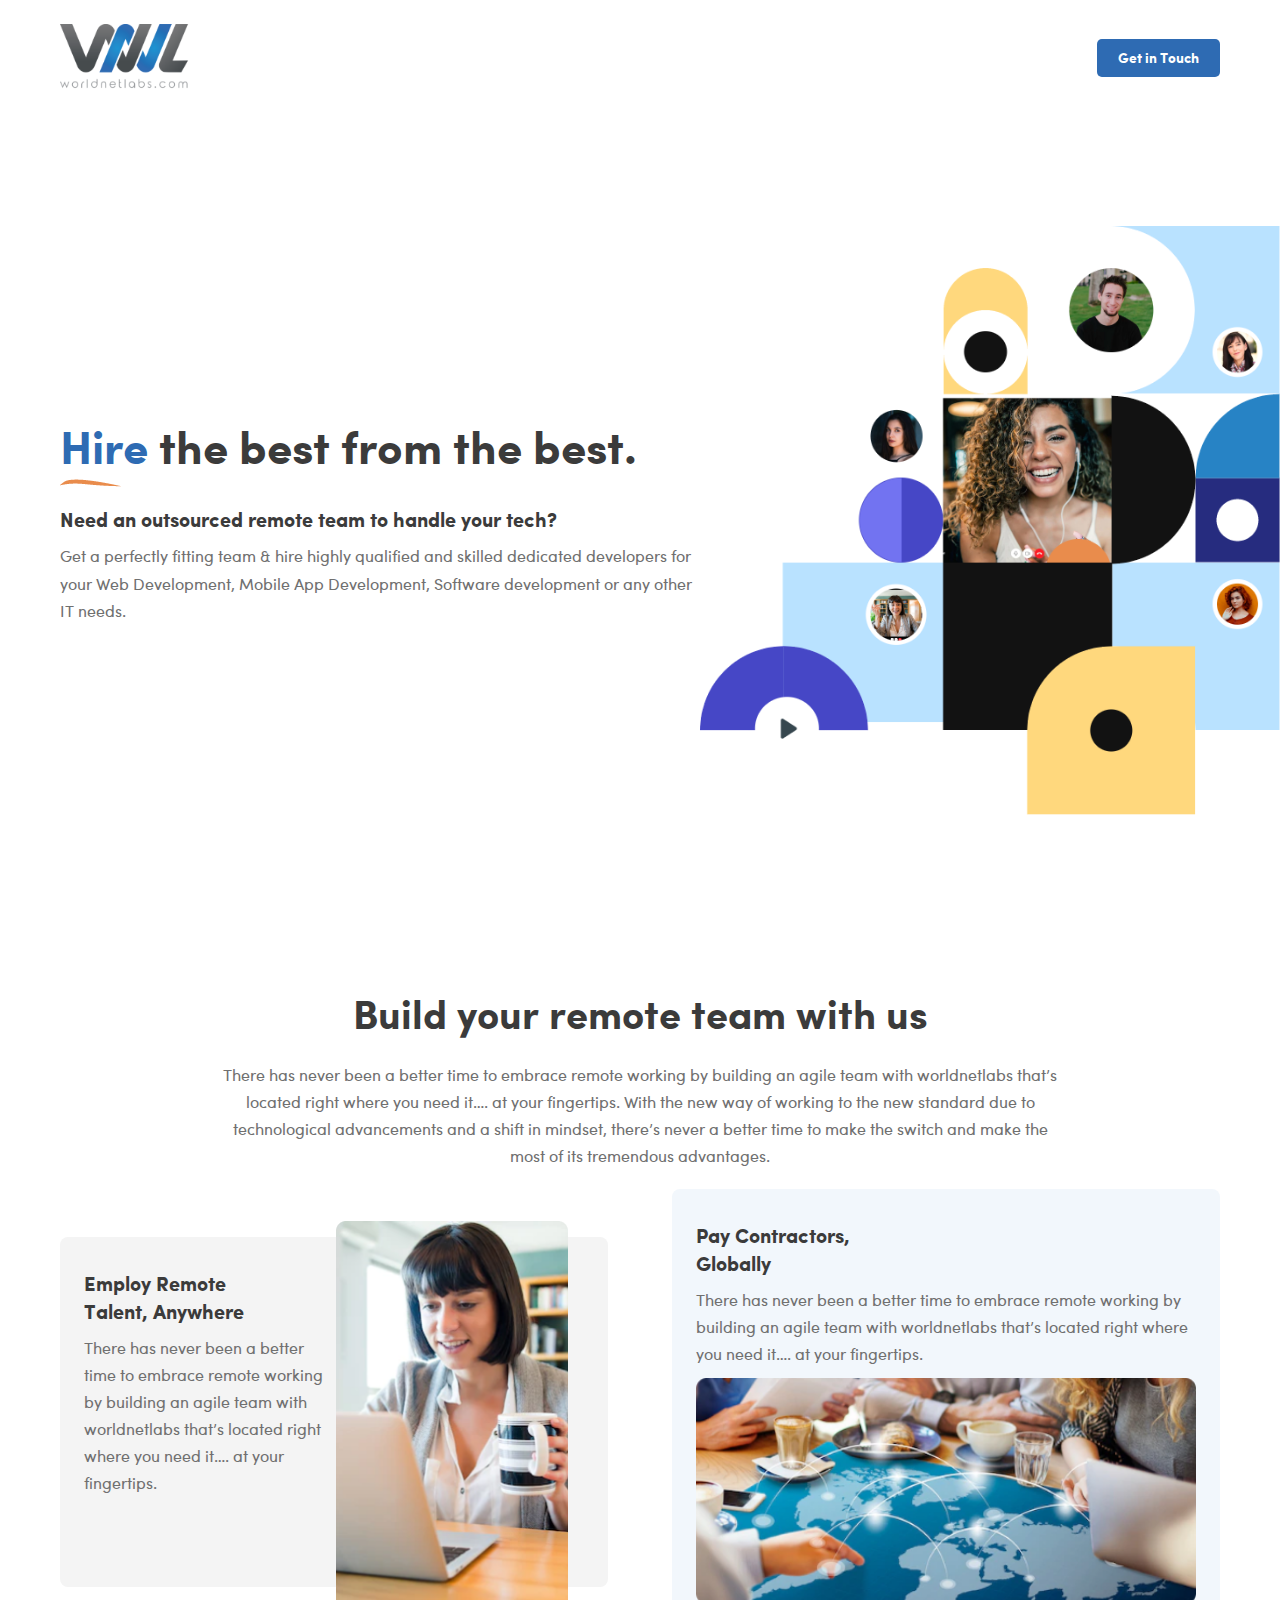
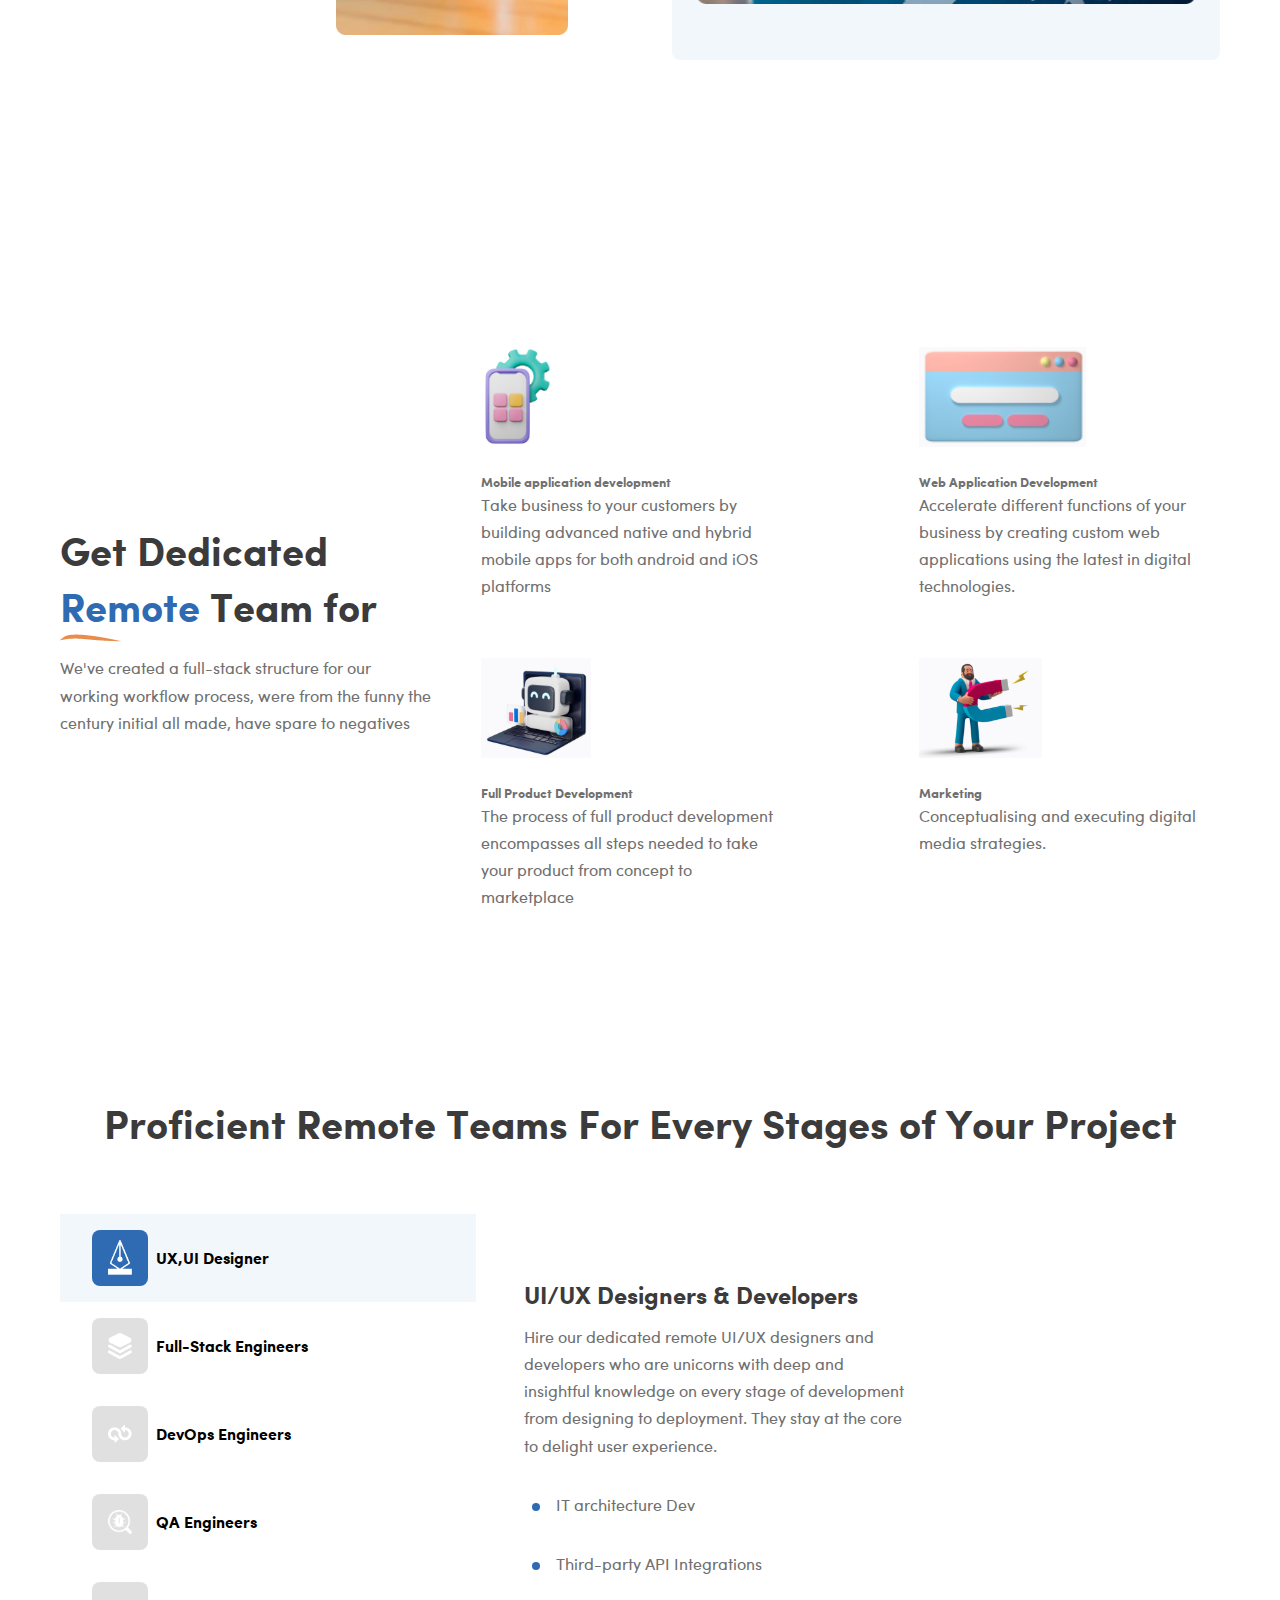
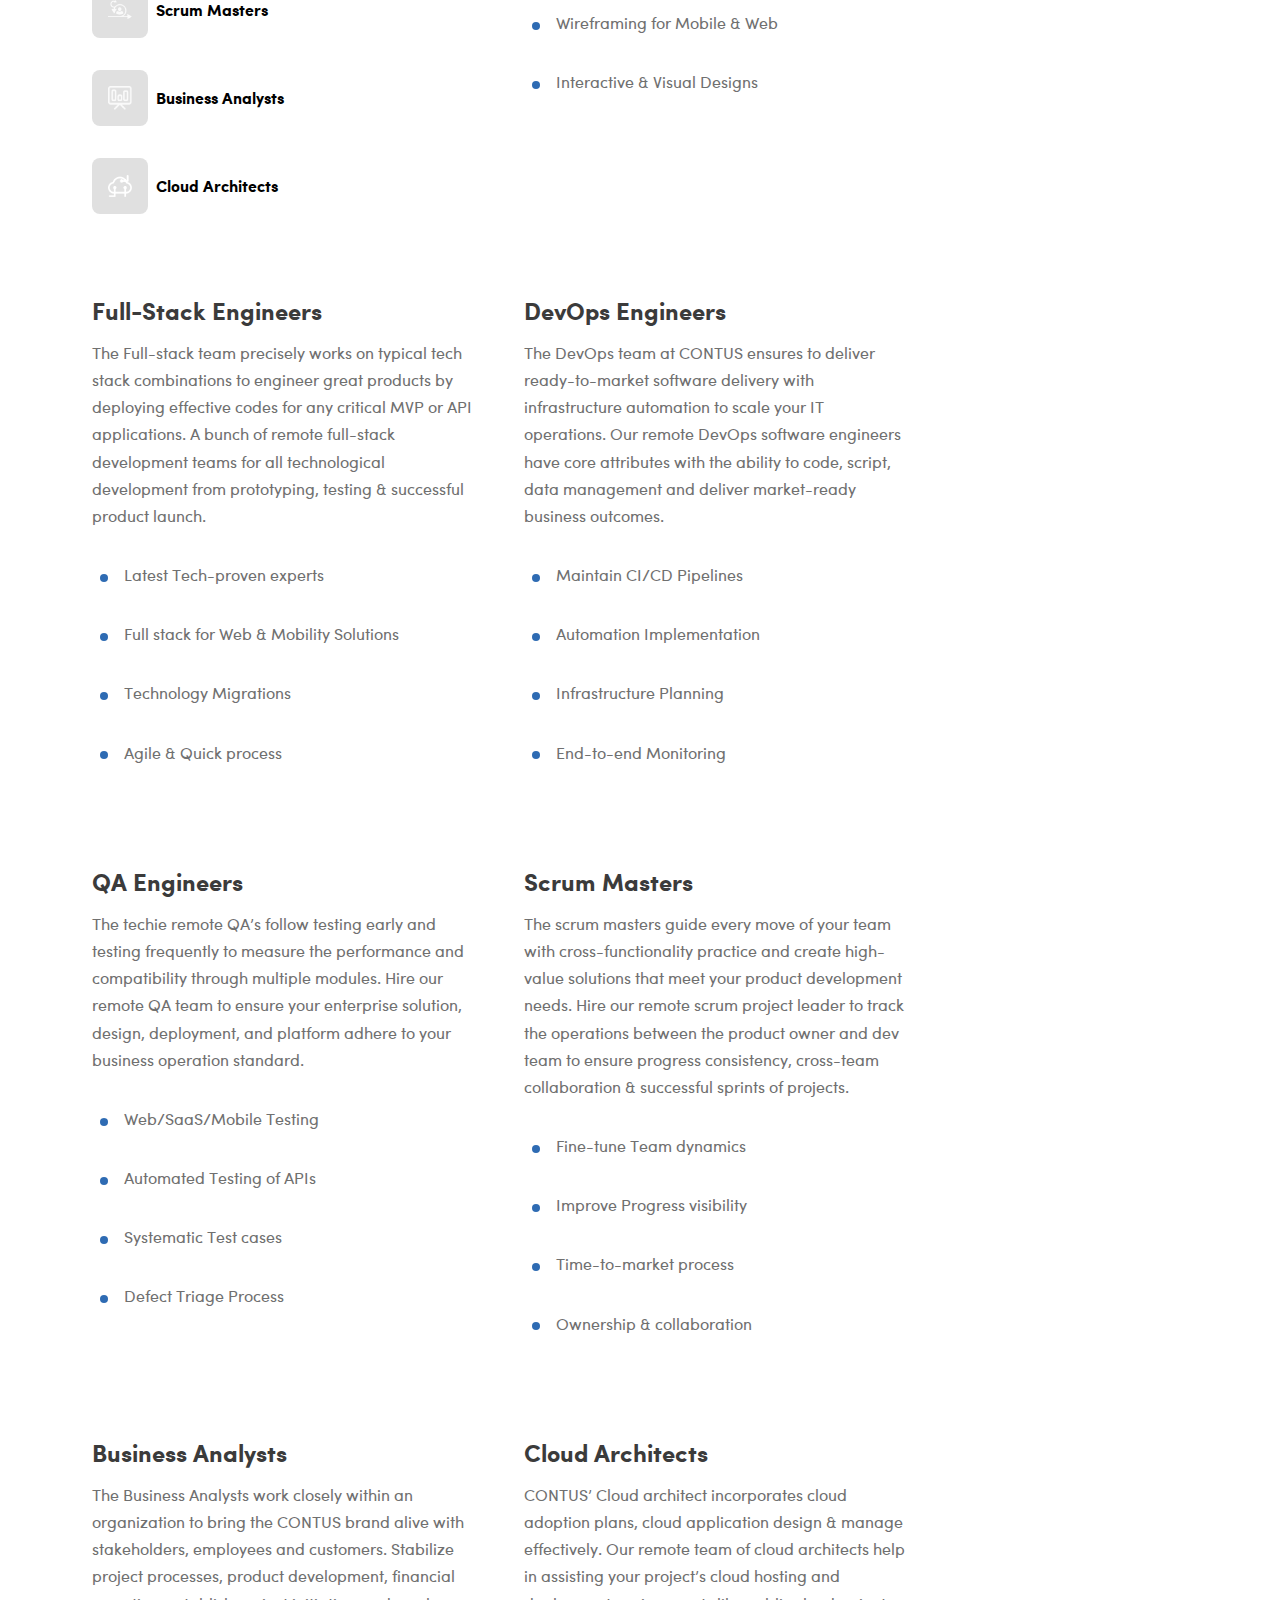
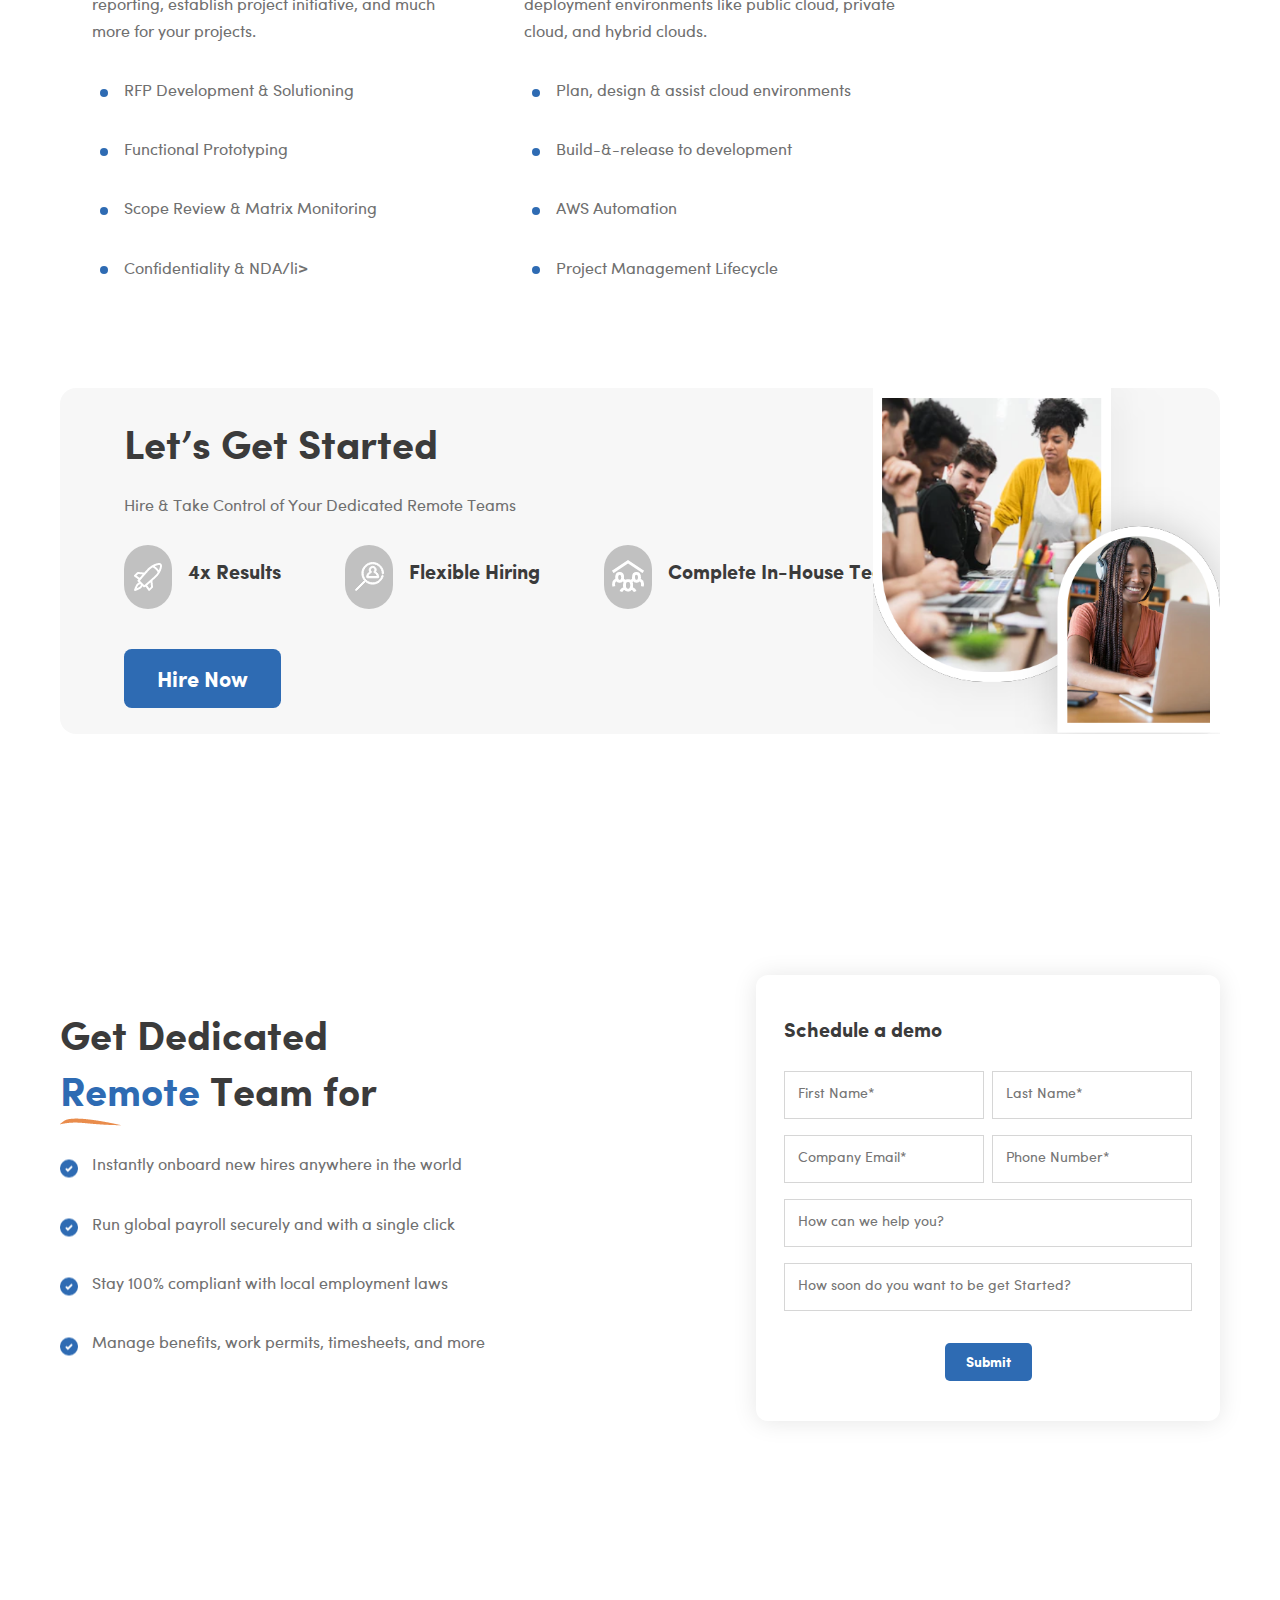
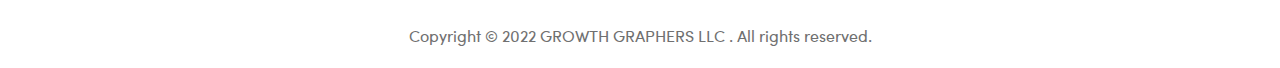
<file: index.html>
<!DOCTYPE html>
<html lang="en">

<head>
    <meta charset="UTF-8">
    <meta http-equiv="X-UA-Compatible" content="IE=edge">
    <meta name="viewport" content="width=device-width, initial-scale=1.0">
    <link rel="icon" type="image/png" href="favicon.png">

    <!-- Primary Meta Tags -->
    <title>Hire the best from the best - Worldnetlabs</title>
    <meta name="title" content="Hire the best from the best - Worldnetlabs">
    <meta name="description"
        content="There has never been a better time to embrace remote working by building an agile team with worldnetlabs that’s located right where you need it.">

    <!-- Open Graph / Facebook -->
    <meta property="og:type" content="website">
    <meta property="og:url" content="https://worldnetlabs.com/">
    <meta property="og:title" content="Hire the best from the best - Worldnetlabs">
    <meta property="og:description"
        content="There has never been a better time to embrace remote working by building an agile team with worldnetlabs that’s located right where you need it.">
    <meta property="og:image" content="https://worldnetlabs.com/assets/images/wnl_social_preview.png">

    <!-- Twitter -->
    <meta property="twitter:card" content="summary_large_image">
    <meta property="twitter:url" content="https://worldnetlabs.com/">
    <meta property="twitter:title" content="Hire the best from the best - Worldnetlabs">
    <meta property="twitter:description"
        content="There has never been a better time to embrace remote working by building an agile team with worldnetlabs that’s located right where you need it.">
    <meta property="twitter:image" content="https://worldnetlabs.com/assets/images/wnl_social_preview.png">




    <!-- Styles -->
    <link rel="stylesheet" href="css/main.css">
    <link rel="stylesheet" href="css/responsive.css">

    <!-- Scripts -->
    <script src="https://code.jquery.com/jquery-3.6.1.min.js"
        integrity="sha256-o88AwQnZB+VDvE9tvIXrMQaPlFFSUTR+nldQm1LuPXQ=" crossorigin="anonymous"></script>
    <script src="js/main.js" defer></script>
    <script src="forms/form.js" defer></script>

</head>

<body>

    <main class="main-container">

        <header>
            <nav class="navbar">
                <a href="#">
                    <img class="logo navbar-logo" src="assets/images/logo.png" alt="Worldnetlabs logo">
                </a>
                <a href="#contact" class="btn btn-navbar">Get in Touch</a>
            </nav>
        </header>

        <section id="hero-section" class="section2">

            <div class="hero-details">
                <h1><span class="hire-highlight">Hire</span> the best from the best.</h1>
                <h4 class="subheading"><b>Need an outsourced remote team to handle your tech?</b></h4>
                <p>Get a perfectly fitting team & hire highly
                    qualified and skilled dedicated developers for
                    your Web Development, Mobile App Development, Software development or any other IT needs.
                </p>
            </div>

            <div class="hero-img-container">
                <img class="hero-img" src="./assets/images/headerimg.png" alt="Smiling People" />
            </div>

        </section>


        <section id="build-team">
            <h2 class="section-title">Build your remote team with us</h2>
            <p class="section-text">There has never been a better time to embrace remote working
                by building an agile team with worldnetlabs that’s located right where you need it…. at your
                fingertips. With the new way of working to the new standard due to technological advancements and a
                shift in mindset, there’s never a better time to make the switch and make the most of its tremendous
                advantages.</p>

            <div class="build-team-card">

                <div class="build-card horizonal-card">
                    <div class="card-body">
                        <!--Title-->
                        <h4 class="card-title">Employ Remote <br />Talent, Anywhere</h4>
                        <!--Text-->
                        <p class="card-text">There has never been a better time to
                            embrace
                            remote working by
                            building an agile team with worldnetlabs that’s located right where you need
                            it…. at
                            your fingertips.</p>
                    </div>
                    <!--Card image-->
                    <img class="card-img" src="./assets/images/EmployImg.png" alt="Person using Laptop">
                </div>

                <div class="build-card">
                    <div class="card-body">
                        <!--Title-->
                        <h4 class="card-title">Pay Contractors, <br />Globally</h4>
                        <!--Text-->
                        <p class="card-text text-secondary">There has never been a better time to embrace remote
                            working by
                            building an agile team with worldnetlabs that’s located right where you need it…. at
                            your fingertips.</p>
                    </div>
                    <!--Card image-->
                    <img class="card-img" src="./assets/images/PayConimg.png" alt="Expansion Strategy">
                </div>
            </div>
        </section>

        <section id="teams">
            <aside class="aside-text">
                <h2>Get Dedicated <br /><span class="hire-highlight">Remote</span> Team for</h2>
                <p class="text-secondary">We've created a full-stack structure for our working workflow process,
                    were from the funny the century initial all made, have spare to negatives</p>
                <!-- <a href="#" class="text-decoration-none mt-5">
                    See more
                    <svg xmlns="http://www.w3.org/2000/svg" width="16" height="16" fill="currentColor"
                        class="bi bi-arrow-right" viewBox="0 0 16 16">
                        <path fill-rule="evenodd"
                            d="M1 8a.5.5 0 0 1 .5-.5h11.793l-3.147-3.146a.5.5 0 0 1 .708-.708l4 4a.5.5 0 0 1 0 .708l-4 4a.5.5 0 0 1-.708-.708L13.293 8.5H1.5A.5.5 0 0 1 1 8z">
                        </path>
                    </svg>
                </a> -->
            </aside>
            <div class="teams-grid">

                <div class="team-tech">
                    <div class="card">
                        <img class="card-img-top" src="./assets/images/Mobileappdev.png" alt="Mobileappdev">
                        <div class="card-body">
                            <h5 class="card-title">Mobile application development</h5>
                            <p class="card-text">
                                Take business to your customers by building advanced native and hybrid mobile
                                apps
                                for both android and iOS platforms
                            </p>
                        </div>
                    </div>
                </div>

                <div class="team-tech">
                    <div class="card">
                        <img class="card-img-top" src="./assets/images/webappdev.png" alt="webappdev">
                        <div class="card-body">
                            <h5 class="card-title">Web Application Development</h5>
                            <p class="card-text">
                                Accelerate different functions of your business by creating custom web
                                applications
                                using the latest in digital technologies.
                            </p>
                        </div>
                    </div>
                </div>

                <div class="team-tech">
                    <div class="card">
                        <img class="card-img-top" src="./assets/images/Fullproddev.png" alt="Full Stack">
                        <div class="card-body">
                            <h5 class="card-title">Full Product Development</h5>
                            <p class="card-text">
                                The process of full product development encompasses all steps needed to take
                                your
                                product from concept to marketplace
                            </p>
                        </div>
                    </div>
                </div>

                <div class="team-tech">
                    <div class="card">
                        <img class="card-img-top" src="./assets/images/marketing.png" alt="Marketing">
                        <div class="card-body">
                            <h5 class="card-title">Marketing</h5>
                            <p class="card-text">
                                Conceptualising and executing digital media strategies.
                            </p>
                        </div>
                    </div>
                </div>
            </div>
        </section>

        <section id="projects">
            <div>
                <h2>Proficient Remote Teams For Every Stages of Your Project</h2>
            </div>
            <div class="project-types">
                <aside class="sidenav">
                    <a class="tab tab-active" href="#UIdesign"><span class="project-icon"><img class="project-icon-img"
                                src="./assets/icons/UIdesign.png" alt="UIdesign"></span><b>UX,UI Designer</b></a>
                    <a class="tab" href="#FullStack"><span class="project-icon"><img class="project-icon-img"
                                src="./assets/icons/FullStack.png" alt="FullStack" /></span><b>Full-Stack
                            Engineers</b></a>
                    <a class="tab" href="#DevopsEng"><span class="project-icon"><img class="project-icon-img"
                                src="./assets/icons/DevopsEng.png" alt="DevopsEng" /></span><b>DevOps Engineers</b></a>
                    <a class="tab" href="#QAEng"><span class="project-icon"><img class="project-icon-img"
                                src="./assets/icons/QAEng.png" alt="QAEng" /></span><b>QA Engineers</b></a>
                    <a class="tab" href="#ScrumMaster"><span class="project-icon"><img class="project-icon-img"
                                src="./assets/icons/ScrumMaster.png" alt="ScrumMaster" /></span><b>Scrum Masters</b></a>
                    <a class="tab" href="#BusinessAnalysts"><span class="project-icon"><img class="project-icon-img"
                                src="./assets/icons/BusinessAnalysts.png" alt="BusinessAnalysts" /></span><b>Business
                            Analysts</b></a>
                    <a class="tab" href="#CloudArchit"><span class="project-icon"><img class="project-icon-img"
                                src="./assets/icons/CloudArchit.png" alt="CloudArchit" /></span><b>Cloud
                            Architects</b></a>
                </aside>

                <div id="UIdesign" class="tab-info">
                    <h3>UI/UX Designers & Developers</h3>
                    <p class="text-secondary">Hire our dedicated remote UI/UX designers and developers who are
                        unicorns with deep and insightful knowledge on every stage of development from designing to
                        deployment. They stay at the core to delight user experience.</p>
                    <ul>
                        <li>IT architecture Dev</li>
                        <li>Third-party API Integrations</li>
                        <li>Wireframing for Mobile & Web</li>
                        <li>Interactive & Visual Designs</li>
                    </ul>
                </div>

                <div id="FullStack" class="tab-info">
                    <h3>Full-Stack Engineers</h3>
                    <p class="text-secondary">
                        The Full-stack team precisely works on typical tech stack combinations to engineer great
                        products by deploying effective codes for any critical MVP or API applications. A bunch of
                        remote full-stack development teams for all technological development from prototyping, testing
                        & successful product launch.</p>
                    <ul>
                        <li>Latest Tech-proven experts</li>
                        <li>Full stack for Web & Mobility Solutions</li>
                        <li>Technology Migrations</li>
                        <li>Agile & Quick process</li>

                    </ul>
                </div>

                <div id="DevopsEng" class="tab-info">
                    <h3>DevOps Engineers</h3>
                    <p class="text-secondary">The DevOps team at CONTUS ensures to deliver ready-to-market software
                        delivery with infrastructure automation to scale your IT operations. Our remote DevOps software
                        engineers have core attributes with the ability to code, script, data management and deliver
                        market-ready business outcomes.</p>
                    <ul>
                        <li>Maintain CI/CD Pipelines</li>
                        <li>Automation Implementation</li>
                        <li> Infrastructure Planning </li>
                        <li>End-to-end Monitoring</li>
                    </ul>
                </div>

                <div id="QAEng" class="tab-info">
                    <h3>QA Engineers</h3>
                    <p class="text-secondary">The techie remote QA’s follow testing early and testing frequently to
                        measure the performance and compatibility through multiple modules. Hire our remote QA team to
                        ensure your enterprise solution, design, deployment, and platform adhere to your business
                        operation standard.</p>

                    <ul>
                        <li>Web/SaaS/Mobile Testing</li>
                        <li>Automated Testing of APIs</li>
                        <li>Systematic Test cases</li>
                        <li>Defect Triage Process</li>
                    </ul>
                </div>

                <div id="ScrumMaster" class="tab-info">
                    <h3>Scrum Masters</h3>
                    <p class="text-secondary">
                        The scrum masters guide every move of your team with cross-functionality practice and create
                        high-value solutions that meet your product development needs. Hire our remote scrum project
                        leader to track the operations between the product owner and dev team to ensure progress
                        consistency, cross-team collaboration & successful sprints of projects.
                    </p>
                    <ul>
                        <li>Fine-tune Team dynamics</li>
                        <li>Improve Progress visibility</li>
                        <li>Time-to-market process</li>
                        <li>Ownership & collaboration</li>
                    </ul>
                </div>

                <div id="BusinessAnalysts" class="tab-info">
                    <h3>Business Analysts</h3>
                    <p class="text-secondary">
                        The Business Analysts work closely within an organization to bring the CONTUS brand alive with
                        stakeholders, employees and customers. Stabilize project processes, product development,
                        financial reporting, establish project initiative, and much more for your projects.
                    </p>

                    <ul>
                        <li>RFP Development & Solutioning</li>
                        <li>Functional Prototyping </li>
                        <li>Scope Review & Matrix Monitoring</li>
                        <li>Confidentiality & NDA/li>
                    </ul>
                </div>

                <div id="CloudArchit" class="tab-info">
                    <h3>Cloud Architects</h3>
                    <p class="text-secondary">CONTUS’ Cloud architect incorporates cloud adoption plans, cloud
                        application design & manage effectively. Our remote team of cloud architects help in assisting
                        your project’s cloud hosting and deployment environments like public cloud, private cloud, and
                        hybrid clouds.</p>
                    <ul>
                        <li>Plan, design & assist cloud environments</li>
                        <li>Build-&-release to development</li>
                        <li>AWS Automation</li>
                        <li>Project Management Lifecycle</li>
                    </ul>
                </div>


            </div>
        </section>

        <div id="bottom-cta">
            <div class="cta-container">
                <div class="cta-text">
                    <h2>Let’s Get Started</h2>
                    <p>Hire & Take Control of Your Dedicated Remote Teams</p>
                    <ul class="bcta-icons">
                        <div class="bcta-items"><span class="bcta-icon-container"><img class="bcta-icon"
                                    src="./assets/icons/results.png" alt="4x Results"></span>
                            <h4>4x Results</h4>
                        </div>
                        <div class="bcta-items"><span class="bcta-icon-container"><img class="bcta-icon"
                                    src="./assets/icons/flexible-hiring.png" alt="Flexible Hiring" /></span>
                            <h4>Flexible
                                Hiring</h4>
                        </div>
                        <div class="bcta-items"><span class="bcta-icon-container"><img class="bcta-icon"
                                    src="./assets/icons/in-house-teams.png" alt="In House Team" /></span>
                            <h4>Complete In-House Teams</h4>
                        </div>
                    </ul>
                    <a href="#contact" class="btn btn-bcta">Hire Now</a>
                </div>
                <img class="bcta-image" src="./assets/images/LetsStart.png" alt="LetsStart">
            </div>
        </div>

        <section id="contact">
            <div class="contact-text">
                <h2>
                    Get Dedicated <br /><span class="hire-highlight">Remote</span> Team for
                </h2>
                <ul>
                    <li>Instantly onboard new hires anywhere in the world</li>
                    <li>Run global payroll securely and with a single click</li>
                    <li>Stay 100% compliant with local employment laws</li>
                    <li>Manage benefits, work permits, timesheets, and more</li>
                </ul>
            </div>
            <div class="form-container">
                <h4> Schedule a demo</h4>
                <form class="form">
                    <div class="row">
                        <div class="form-item form-item-h">
                            <input type="text" class="form-control" id="firstName" placeholder="First Name*" value=""
                                required name="first_name">
                        </div>
                        <div class="form-item form-item-h">
                            <input type="text" class="form-control" id="lastName" placeholder="Last Name*" value=""
                                required name="last_name">
                        </div>
                    </div>
                    <div class="row">
                        <div class="form-item form-item-h">
                            <input type="text" class="form-control" id="email" placeholder="Company Email*" required
                                name="email">
                        </div>
                        <div class="form-item form-item-h">
                            <input type="text" class="form-control" id="phone" placeholder="Phone Number*" value=""
                                required name="phone">
                        </div>
                    </div>
                    <!-- <div class="row">
                <div class="col-md-3 mb-3">
                    <input type="text" class="form-control" id="telcode" placeholder="India(+91)" value="91"
                        name="telcode">
                </div>
            </div> -->
                    <div class="row">
                        <input type="text" class="form-control" id="address" placeholder="How can we help you?"
                            name="how_help">
                    </div>
                    <div class="row">
                        <input type="text" class="form-control" id="when"
                            placeholder="How soon do you want to be get Started?" name="when">
                    </div>
                </form>
                <a class="btn btn-contact" id="form-btn">Submit</a>
            </div>
            </div>
        </section>
        <footer class="footteralign">
            <div class="coprightdiv">
                <div class="">
                    <!-- <i class="fa fa-brands fa-facebook-f"></i>
                    <i class="fa fa-brands fa-instagram"></i>
                    <i class="fa fa-brands fa-twitter"></i> -->
                </div>
                <p>Copyright &#169; 2022 GROWTH GRAPHERS LLC . All rights reserved.</p>
            </div>
            <!-- <div class="col-2">
                <p>Careers</p>
                <p>Global Payroll Guide</p>
            </div>
            <div class="col-2">
                <p>Hire a Remote Team</p>
                <p>Salary Calculator</p>
            </div>
            <div class="col-2">
                <p>Blog</p>
                <p>Terms of Service</p>
            </div>
            <div class="col-2">
                <p>Privacy</p>
            </div> -->
        </footer>
    </main>
</body>

</html>
</file>
<file: css/main.css>
@import url('https://fonts.googleapis.com/css2?family=Manrope:wght@300;400;500;600;700&display=swap');

/* Sailec Font */
@font-face {
    font-family: 'sofia-pro';
    src: url('./fonts/sofia-pro/sofia-pro.woff2') format('woff2');
    font-weight: 400;
}

@font-face {
    font-family: 'sofia-pro';
    src: url('./fonts/sofia-pro/sofia-pro-bold.woff2') format('woff2');
    font-weight: 700;
}


/* https://piccalil.li/blog/a-modern-css-reset */

/* Box sizing rules */
*,
*::before,
*::after {
    box-sizing: border-box;
    margin: 0;
    padding: 0;
}

/* Remove default margin */
body,
h1,
h2,
h3,
h4,
p,
figure,
blockquote,
dl,
dd {
    margin: 0;
}

/* Remove list styles on ul, ol elements with a list role, which suggests default styling will be removed */
ul[role='list'],
ol[role='list'] {
    list-style: none;
}

/* Set core root defaults */
html:focus-within {
    scroll-behavior: smooth;
}

html, body {
    height: 100%;
    scroll-behavior: smooth;
}


/* Set core body defaults */
body {
    min-height: 100vh;
    text-rendering: optimizeSpeed;
    line-height: 1.5;
}


/* A elements that don't have a class get default styles */
a:not([class]) {
    text-decoration-skip-ink: auto;
}

/* Make images easier to work with */
img,
picture {
    max-width: 100%;
    display: block;
}

/* Inherit fonts for inputs and buttons */
input,
button,
textarea,
select {
    font: inherit;
}

/* Remove all animations, transitions and smooth scroll for people that prefer not to see them */
@media (prefers-reduced-motion: reduce) {
    html:focus-within {
        scroll-behavior: auto;
    }

    *,
    *::before,
    *::after {
        animation-duration: 0.01ms !important;
        animation-iteration-count: 1 !important;
        transition-duration: 0.01ms !important;
        scroll-behavior: auto !important;
    }
}

/* reset end */

:root {
    --clr-primary: #2E6BB3;
    --clr-primary-100: #F2F7FC;
    --clr-white: #FFFFFF;

    --clr-black-400: #E0E0E0;
    --clr-black-450: #F7F7F7;
    --clr-black-500: #F4F4F4;
    --clr-black-600: #707070;
    --clr-black-800: #3B3B3B;
    --clr-black-900: #000000;


}

body {
    margin: 0;
    padding: 0;
    overflow-x: hidden;
    font-family: 'sofia-pro', 'Manrope', sans-serif;
    font-size: 16px;
    line-height: 1.7;
    color: var(--clr-black-600);
    background-color: #fff;
}

h1, h2, h3, h4 {
    color: var(--clr-black-800);
    margin-bottom: 0.6em;
    font-weight: 700;
    line-height: 1.4;
}

h1 {
    font-size: 2.875rem;
}

h2 {
    font-size: 2.5rem;
}

h3 {
    font-size: 1.5rem;
}

h4 {
    font-size: 1.25rem;
}

.btn {
    text-decoration: none;
    max-width: max-content;
    max-height: max-content;
    padding: 0.5em 1.5em;
    font-weight: 600;
    font-size: 14px;
    background-color: var(--clr-primary);
    color: var(--clr-white);
    border-radius: 0.35em;
    cursor: pointer;
}

nav, section, footer {
    padding-inline: 3.75rem;
}

section {
    padding-block: 2.25rem;
    min-height: 95vh;
}


.navbar {
    display: flex;
    flex-direction: row;
    justify-content: space-between;
    align-items: center;
    width: 100%;
    padding-block: 1.5rem 0;
}

.navbar .navbar-logo {
    width: clamp(100px, 130px, 140px);
}

#hero-section {
    position: relative;
    display: flex;
    flex-direction: row;
    align-items: center;
    justify-content: space-between;
    text-align: left;
    padding-right: 0;
    width: 100vw;
}

.hero-details {
    max-width: 40rem;
}


.hire-highlight {
    color: var(--clr-primary);
    position: relative;
}

.hire-highlight::after {
    content: url('../assets/icons/hireline.png');
    position: absolute;
    left: 0;
    bottom: -45%;
}

#build-team {
    text-align: center;
}

#build-team .section-text {
    max-width: 52.5rem;
    margin-inline: auto;
    margin-bottom: 1rem;
}

.build-team-card {
    text-align: left;
    display: grid;
    grid-auto-columns: auto;
    grid-template-columns: 1fr 1fr;
    gap: 4rem;
}

.build-card {
    display: flex;
    flex-direction: column;
    gap: 0.5rem;
    padding-inline: 1.5rem;
    padding-block: 2rem 3.5rem;
    background-color: var(--clr-primary-100);
    border-radius: 0.5rem;
}

.card-body {
    width: 100%;
}

.card-overlay img {
    width: 100% !important;
}

.horizonal-card {
    flex-direction: row;
    background-color: var(--clr-black-500);
    padding-bottom: 0;
    height: max-content;
    margin-top: 3rem;
}

.horizonal-card img {
    margin-right: 1rem;
    width: 14.5rem;
    margin-top: -3rem;
    margin-bottom: -3rem;
    object-fit: cover;
}

#teams {
    display: grid;
    grid-auto-columns: auto;
    grid-template-columns: 1fr 2fr;
    gap: 2.5rem;
    align-items: center;
}

.teams-grid {
    display: grid;
    grid-auto-columns: auto;
    grid-auto-rows: auto;
    row-gap: 2.5rem;
    column-gap: 8rem;
    grid-template-columns: 1fr 1fr;
}

.card-img-top {
    height: 100px;
    margin-bottom: 1.5rem;
    transition: all 300ms ease-in-out;
}

.card {
    padding: 0.5rem;
    border-radius: 0.75rem;
}

.card:hover {
    -webkit-box-shadow: 0px 1px 25px 0px rgba(0, 0, 0, 0.1);
    -moz-box-shadow: 0px 1px 25px 0px rgba(0, 0, 0, 0.1);
    box-shadow: 0px 1px 25px 0px rgba(0, 0, 0, 0.1);
}

.card:hover .card-img-top {
    transform: scale(1.1);
    transform: skewY(-1deg);
}

#projects h2 {
    text-align: center;
}

.tab {
    display: flex;
    align-items: center;
    flex-wrap: nowrap;
    padding: 1rem 4rem 1rem 2rem;
    gap: 0.5rem;
    text-decoration: none;
    color: var(--clr-black-900)
}

.tab>* {
    pointer-events: none;
}

.tab-active {
    background-color: var(--clr-primary-100);
}

.tab-active .project-icon {
    background-color: var(--clr-primary);
}

.project-icon {
    display: flex;
    width: 3.5rem;
    align-items: center;
    justify-content: center;
    aspect-ratio: 1;
    border-radius: 0.5rem;
    background-color: var(--clr-black-400);
    color: var(--clr-white);
}

.project-icon-img {
    width: 1.5rem;
}

.project-types {
    display: grid;
    grid-auto-columns: auto;
    grid-auto-rows: auto;
    column-gap: 1rem;
    grid-template-columns: 1fr 3fr;
    margin-top: 4rem;
}

.tab-info {
    margin-top: 4rem;
    margin-left: 2rem;
    width: 24rem;
}

.tab-info>.text-secondary {
    margin-bottom: 2rem;
}

.tab-info ul {
    margin-left: 2rem;
}

.tab-info ul li {
    list-style: none;
}

.tab-info ul li {
    margin-bottom: 2rem;
    position: relative;
}

.tab-info ul li::before {
    content: "";
    position: absolute;
    background-color: var(--clr-primary);
    width: 8px;
    height: 8px;
    border-radius: 50%;
    display: inline-block;
    left: -1.5rem;
    top: 50%;
    transform: translateY(-50%);
}

#bottom-cta {
    padding-inline: 3.75rem;
    padding-block: 2.25rem;

}

.cta-container {
    display: flex;
    background-color: var(--clr-black-450);
    align-items: center;
    padding: 1.625rem 4rem;
    border-radius: 1rem;
    gap: 2rem;
    position: relative;
}

.cta-text {
    display: flex;
    flex-direction: column;
}

.bcta-icons {
    display: flex;
    gap: 4rem;
    margin-block: 1.5rem;
}

.bcta-items {
    display: flex;
    flex-wrap: nowrap;
    align-items: center;
    gap: 1rem;
    justify-content: flex-start;

}

.bcta-icon-container {
    display: flex;
    justify-content: center;
    align-items: center;
    background-color: #C1C1C1;
    height: 4rem;
    width: 3rem;
    border-radius: 25px;
}

.bcta-image {
    position: absolute;
    height: 100%;
    right: 0;
}

.btn-bcta {
    margin-top: 1rem;
    font-size: 22px;
}

#contact {
    display: flex;
    flex-direction: row;
    justify-content: space-between;
    align-items: center;
}

.contact-text ul {
    list-style: none;
    margin-left: 2rem;
    margin-top: 2.25rem;
}

.contact-text ul li {
    margin-bottom: 2rem;
    position: relative;
}

.contact-text ul li::before {
    content: url(../assets/icons/check_mark.png);
    position: absolute;

    object-fit: contain;
    width: 15px;
    height: 15px;
    border-radius: 50%;
    display: inline-block;
    left: -2rem;
    top: 50%;
    transform: translateY(-50%);
}

.form-container {
    padding: 2.5rem 1.75rem;
    display: flex;
    width: max-content;
    flex-direction: column;
    gap: 1rem;
    border-radius: 0.75rem;
    -webkit-box-shadow: 0px 1px 25px 0px rgba(0, 0, 0, 0.1);
    -moz-box-shadow: 0px 1px 25px 0px rgba(0, 0, 0, 0.1);
    box-shadow: 0px 1px 25px 0px rgba(0, 0, 0, 0.1);
}

.form-container .row {
    display: flex;
    gap: 0.5rem;
    margin-bottom: 1rem;
}

.form-container .form-control {
    width: 100%;
    padding: 0.8em 0.9em;
    border: 1px solid #D6D6D6;
    font-size: 14px;
}

.form-container .field-error{
    border: 1px solid crimson;
}

.form-item-h {
    width: 200px;
}

.btn-contact {
    margin-inline: auto;
}

.coprightdiv {
    text-align: center;
    padding-bottom: 1rem;
}
</file>
<file: css/responsive.css>
@media screen and (max-width: 1024px) {}

@media screen and (max-width: 640px) {

    nav, section, footer {
        padding-inline: 1rem;
    }

    section {
        padding-block: 3.5rem;
        min-height: max-content;
    }

    #hero-section{
        text-align: center;
        width: 100%;
        padding-inline: 0.5rem;
    }
    
    .hero-img{
        display: none;
    }

    .build-team-card {
        grid-template-columns: 1fr;
        gap: 4rem;
    }

    .horizonal-card {
        flex-direction: column;
        padding-bottom: 3.5rem;
    }

    .horizonal-card img {
        margin-right: 0;
        width: 100%;
        margin-top: 0;
        margin-bottom: 0;
    }

    #teams {
    grid-template-columns: 1fr;
    }

    .teams-grid {
        row-gap: 2.5rem;
        grid-template-columns: 1fr;
        text-align: center;
    }

    .card-img-top{
        margin-inline: auto;
    }

    .project-types {
        grid-template-columns: 1fr;
        margin-top: 1rem;
    }

    .sidenav{
        display: flex;
        flex-direction: row;
        flex-wrap: wrap;
        gap: 0.5rem;
    }

    .tab {
        padding: 0;
        width: max-content
    }

    .sidenav b{
        display: none;
    }

    .tab-info {
        margin-top: 2rem;
        margin-left: 0;
        width: 100%;
    }

    #bottom-cta {
        padding-inline: 1rem;
    }

    .cta-container {
        padding: 2rem;
    }

    .bcta-icons {
        flex-direction: column;
        gap: 1rem;
        margin-block: 1.5rem;
    }

    .bcta-image {
        display: none;
    }

    #contact{
        flex-direction: column;
        justify-content: center;
    }

    .form-container{
        width: 100%;
    }

    .form-container .row {
        flex-direction: column;
        gap: 1rem;
    }

    .form-item-h{
        width: 100%;
    }
}
</file>
